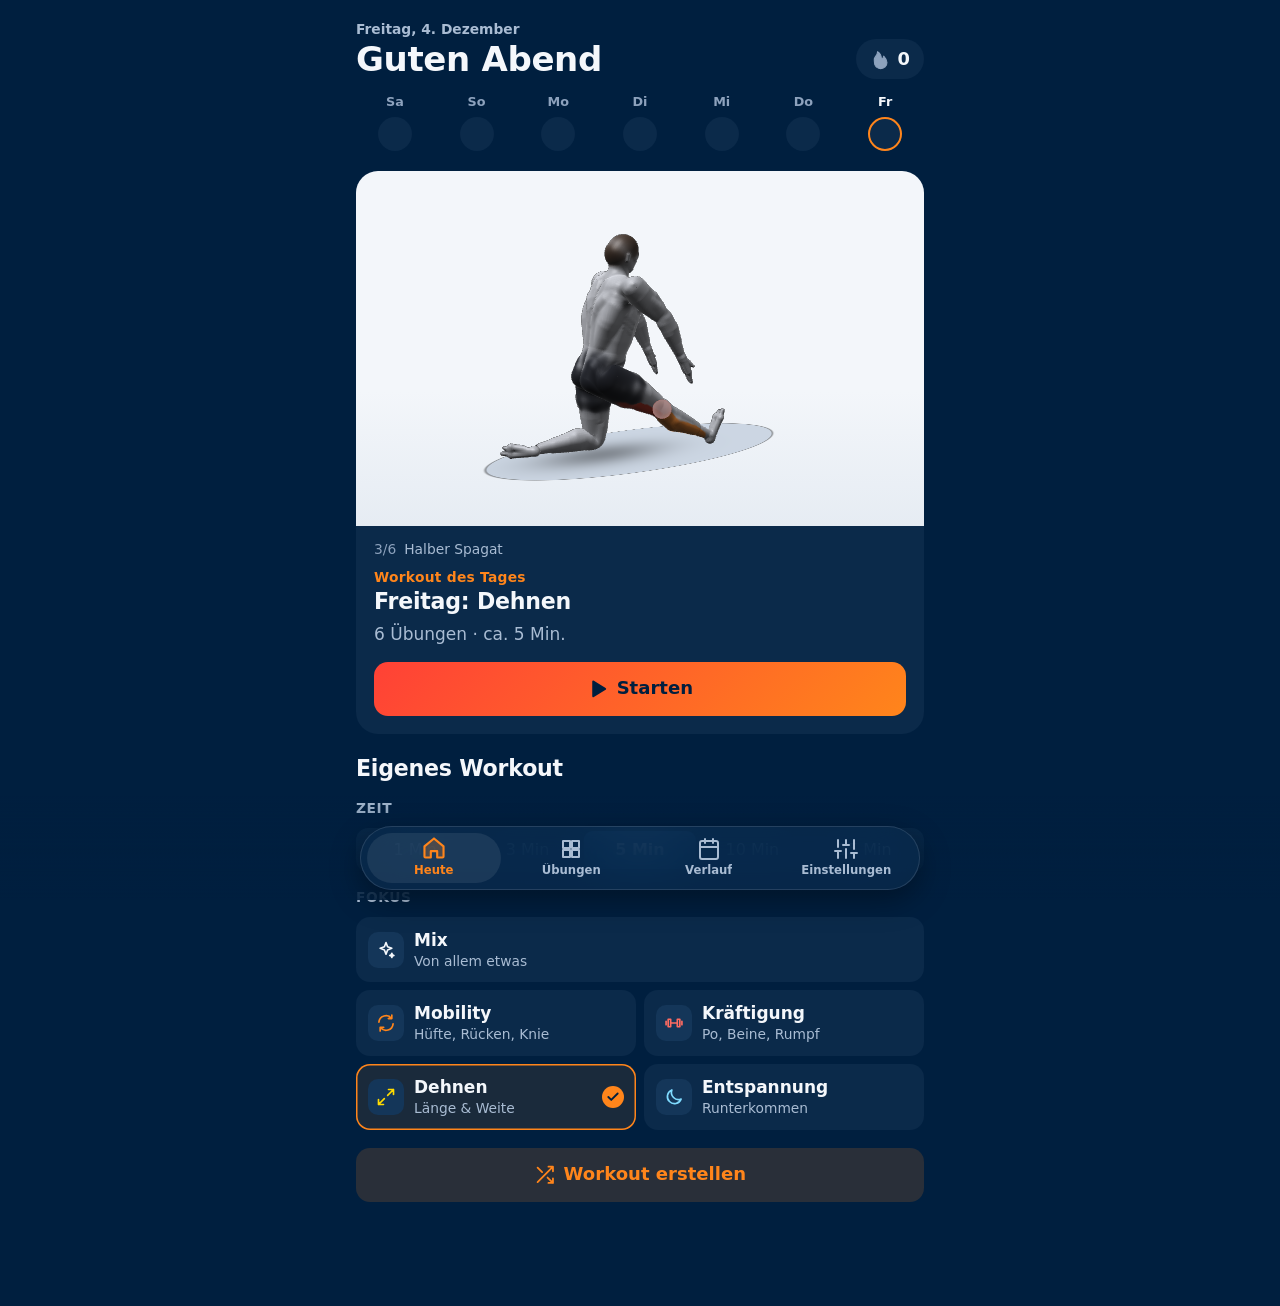
<file: index.html>
<!DOCTYPE html>
<html lang="de">
<head>
  <meta charset="utf-8">
  <meta name="viewport" content="width=device-width, initial-scale=1, viewport-fit=cover">
  <title>MoveDaily</title>
  <meta name="description" content="Tägliche Kurz-Workouts für Mobility, Kräftigung, Dehnen und Entspannung – nur mit Matte.">
  <meta name="theme-color" content="#001f3f">
  <meta name="color-scheme" content="dark">
  <meta name="apple-mobile-web-app-capable" content="yes">
  <meta name="mobile-web-app-capable" content="yes">
  <meta name="apple-mobile-web-app-status-bar-style" content="black-translucent">
  <meta name="apple-mobile-web-app-title" content="MoveDaily">
  <link rel="manifest" href="manifest.webmanifest">
  <link rel="icon" href="icons/icon.svg" type="image/svg+xml">
  <link rel="apple-touch-icon" href="icons/apple-touch-icon.png">
  <link rel="stylesheet" href="css/app.css">
</head>
<body>
  <div id="app"></div>
  <noscript>Bitte JavaScript aktivieren, um MoveDaily zu nutzen.</noscript>
  <script type="module" src="js/app.js"></script>
</body>
</html>
</file>
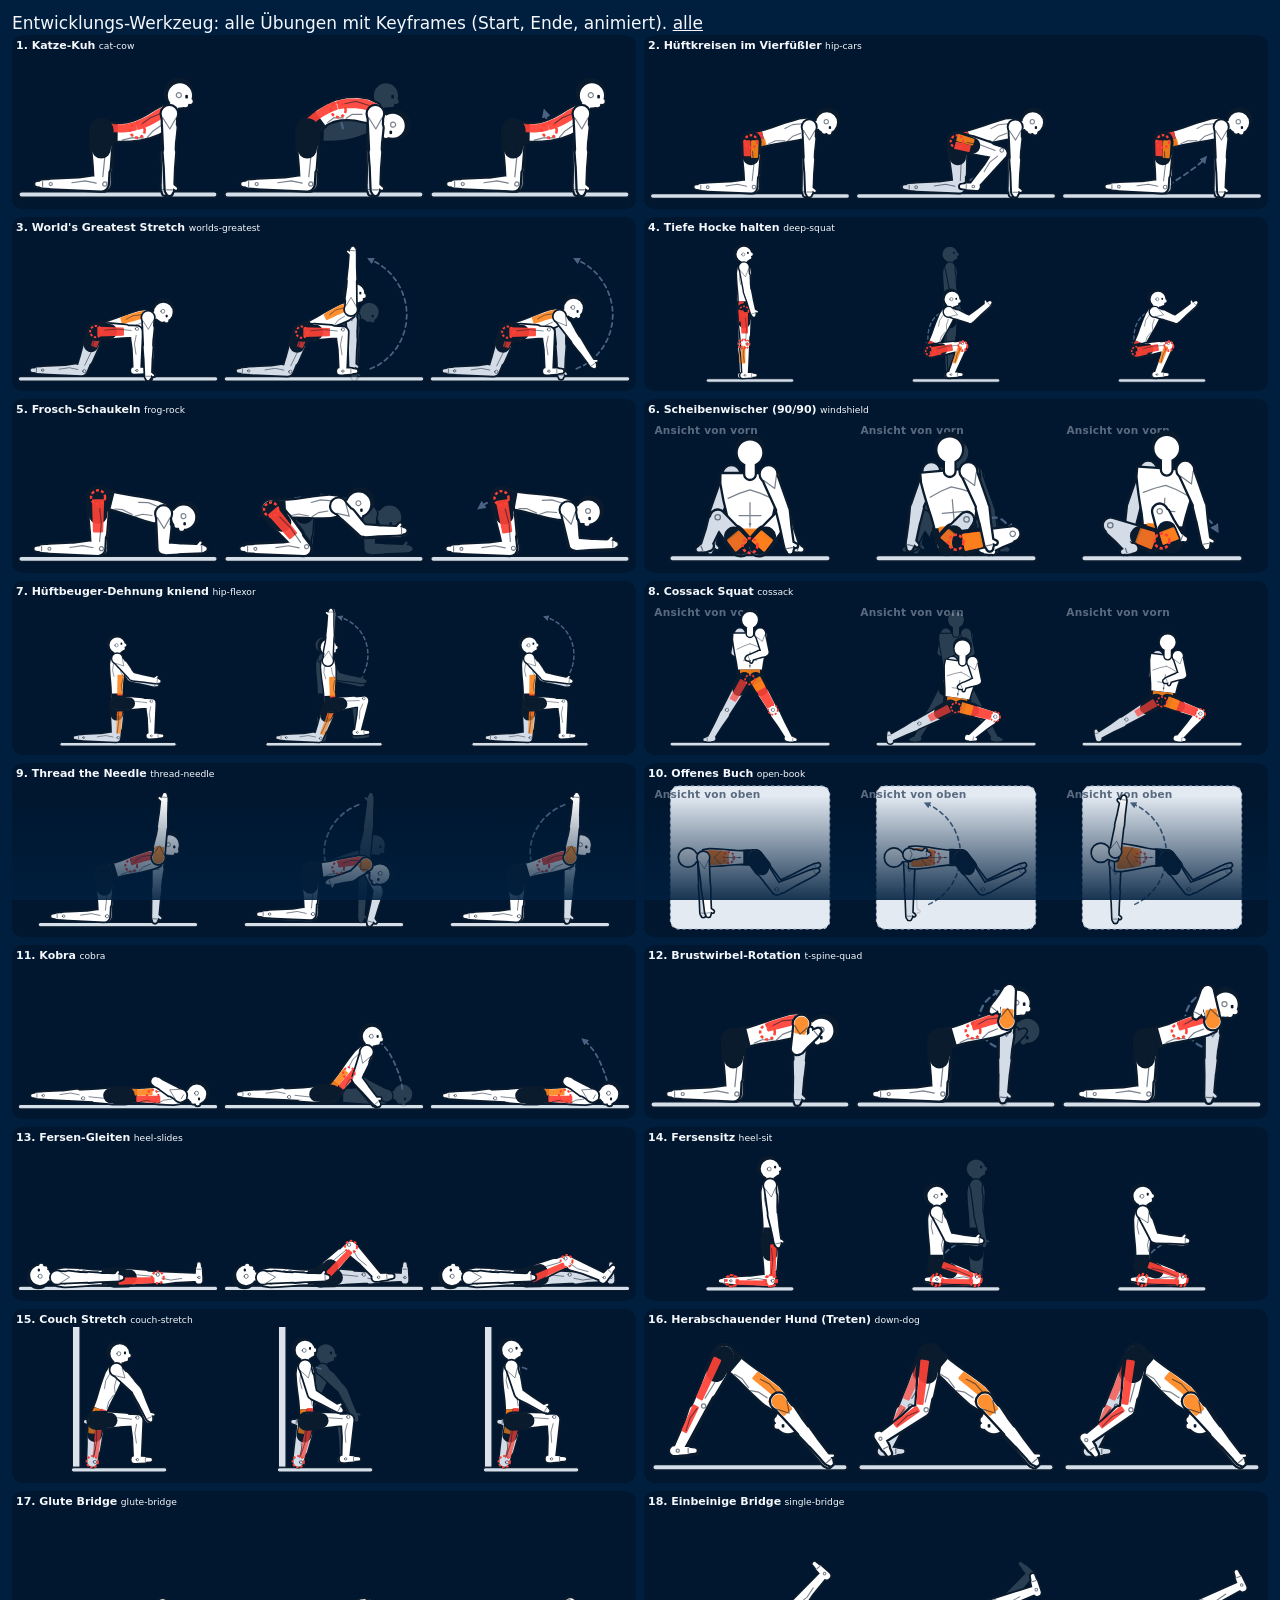
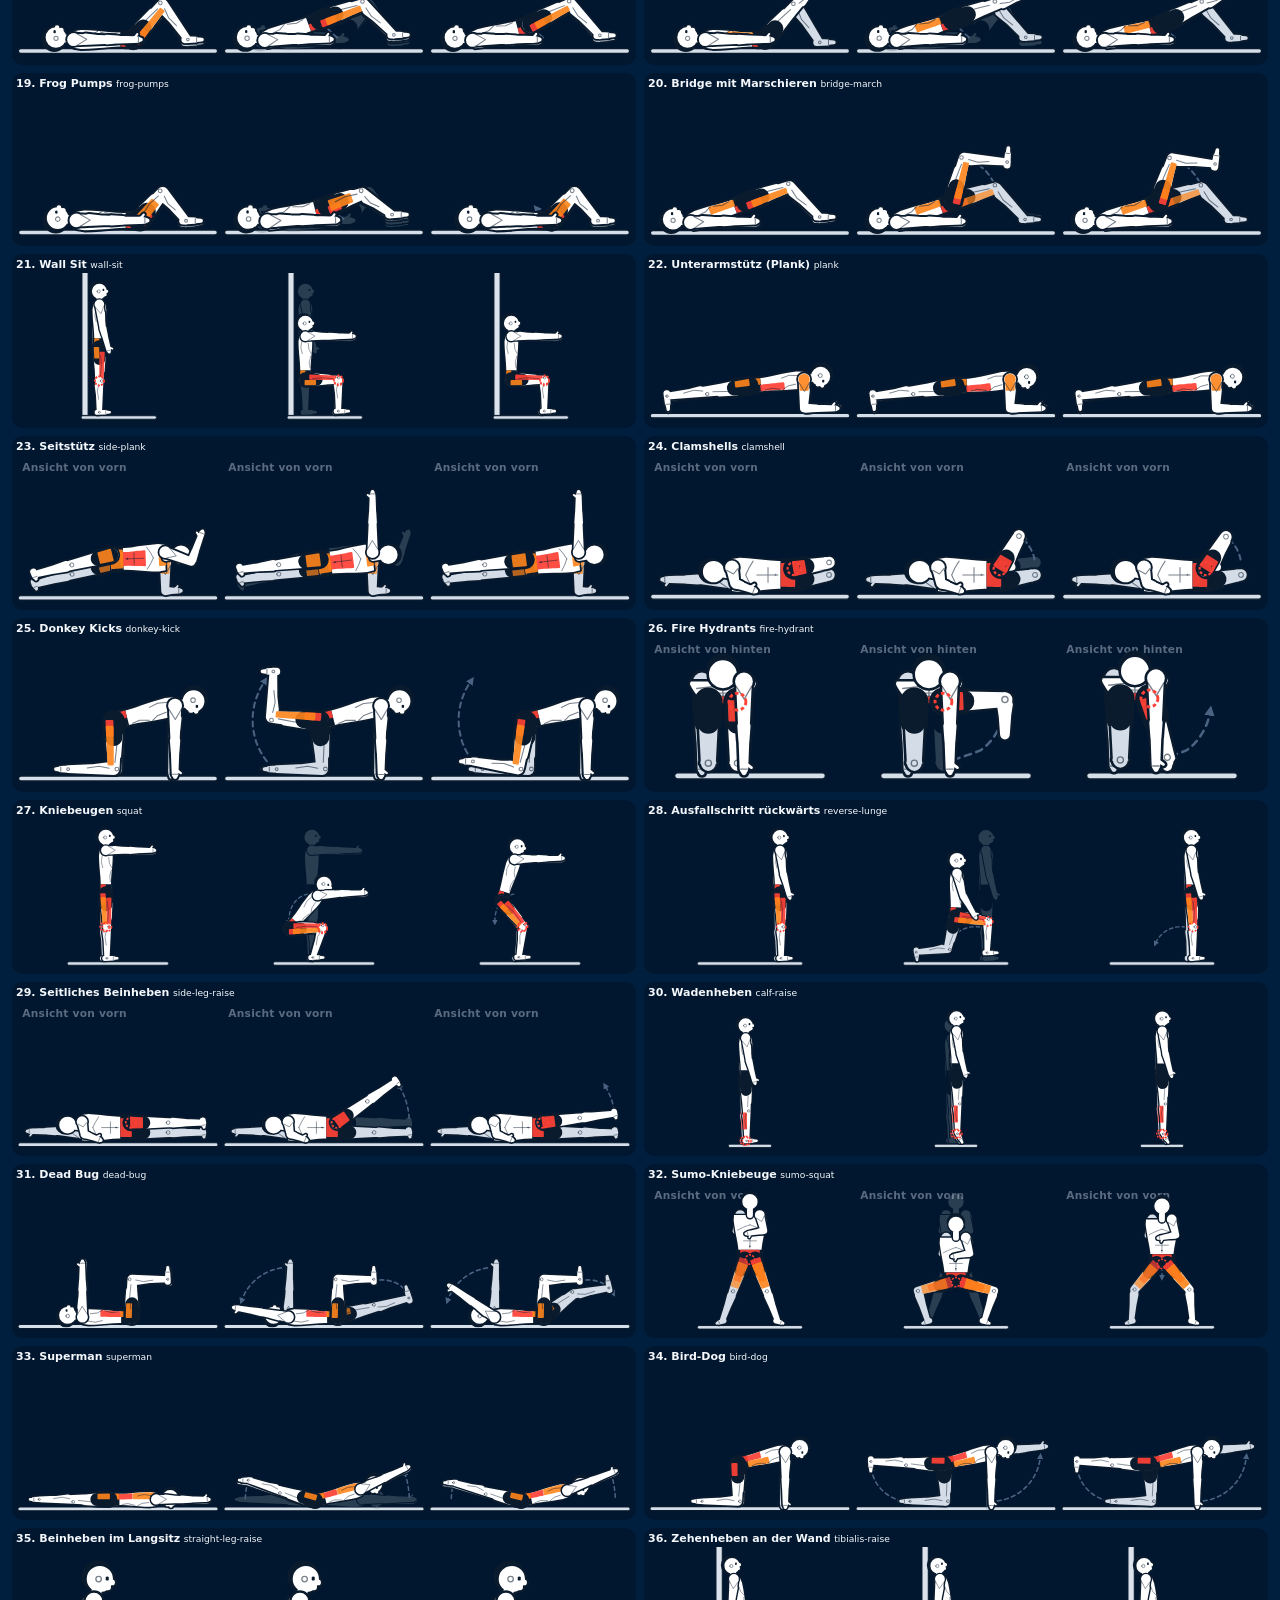
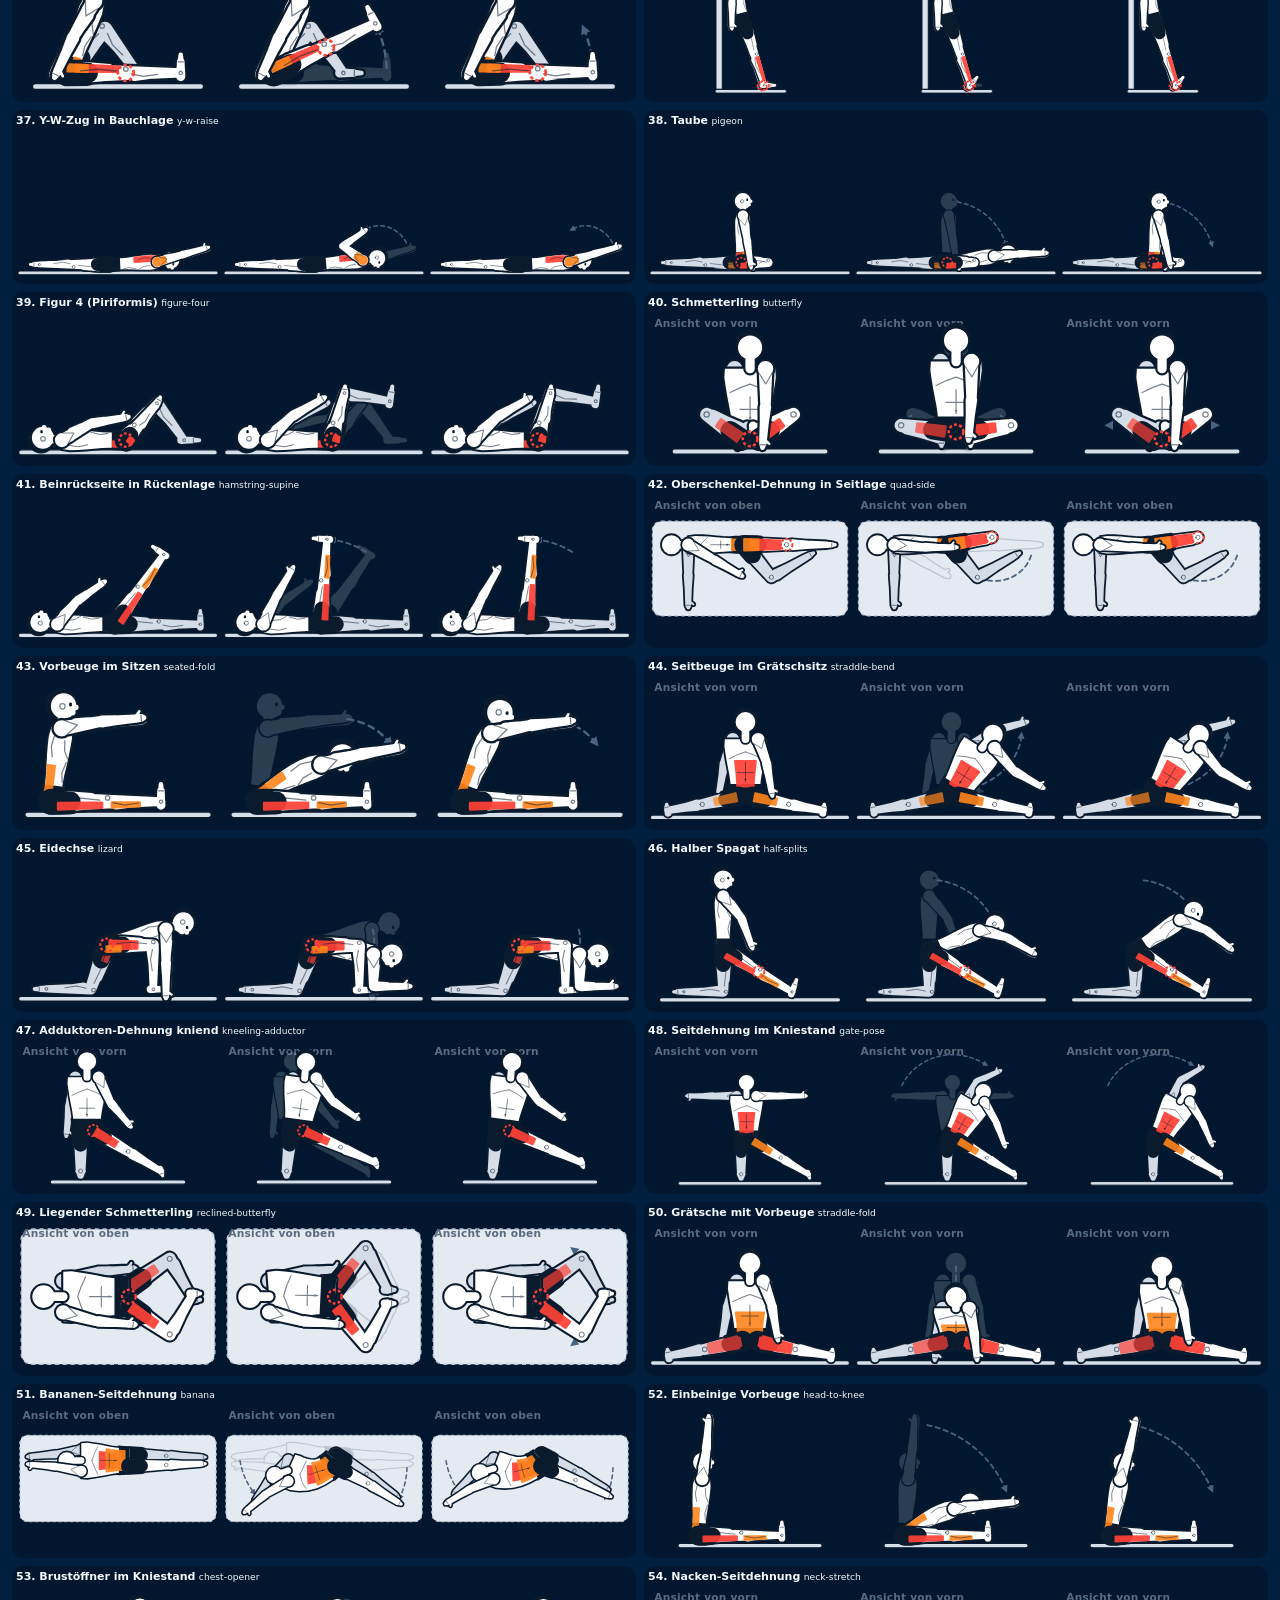
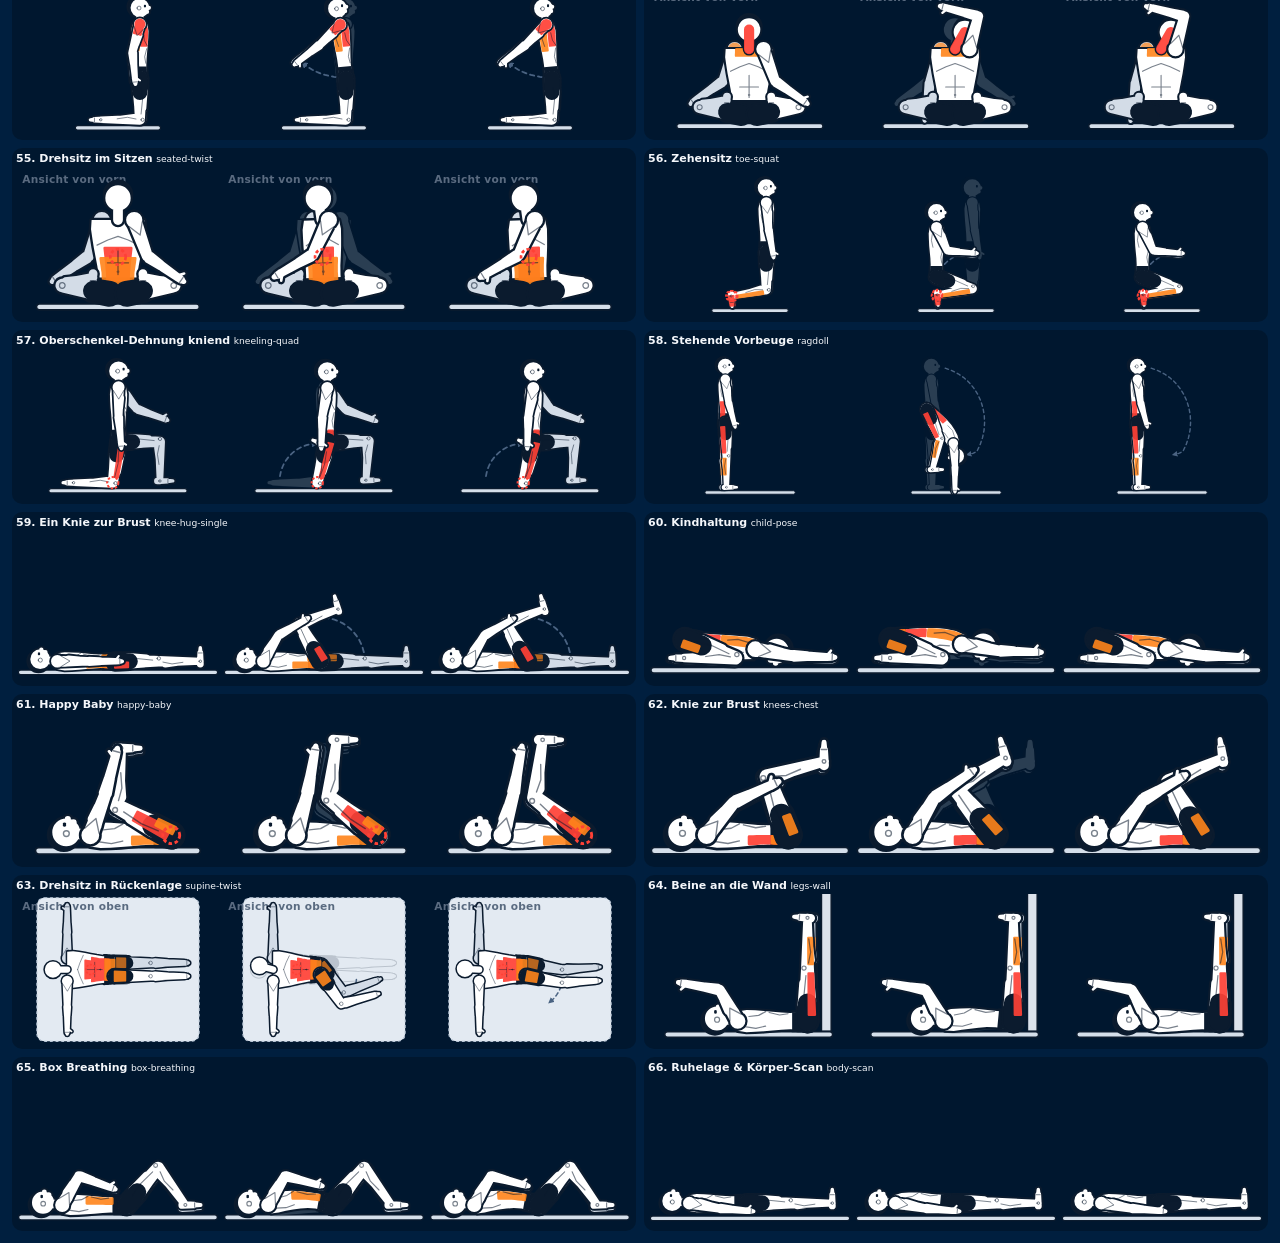
<file: tools/gallery.html>
<!DOCTYPE html>
<html lang="de">
<head>
  <meta charset="utf-8">
  <meta name="viewport" content="width=device-width, initial-scale=1">
  <title>Figuren-Galerie (Entwicklung)</title>
  <link rel="stylesheet" href="../css/app.css">
  <style>
    body { padding: 12px; }
    .g { display: grid; grid-template-columns: repeat(var(--cols, 2), 1fr); gap: 8px; }
    .c { background: rgba(0,0,0,.25); border-radius: 10px; padding: 4px; font-size: 11px; }
    .c .row2 { display: grid; grid-template-columns: 1fr 1fr 1fr; gap: 2px; }
    .c svg { width: 100%; display: block; aspect-ratio: 1.35; }
  </style>
</head>
<body>
  <p>Entwicklungs-Werkzeug: alle Übungen mit Keyframes (Start, Ende, animiert). <a href="?only=">alle</a></p>
  <div class="g" id="g"></div>
  <script type="module">
    import { EXERCISES } from '../js/exercises.js';
    import { createFigure } from '../js/figure.js';
    const only = new URLSearchParams(location.search).get('only');
    const g = document.getElementById('g');
    g.style.setProperty('--cols', new URLSearchParams(location.search).get('cols') || 2);
    EXERCISES.filter((e) => !only || only.split(',').includes(e.id)).forEach((e, i) => {
      const c = document.createElement('div');
      c.className = 'c';
      c.innerHTML = `<b>${i + 1}. ${e.name}</b> <small>${e.id}</small>`;
      const r = document.createElement('div');
      r.className = 'row2';
      const last = e.anim.frames.length - 1;
      r.append(createFigure(e.anim, { animate: false, frame: 0, ghost: false, arrows: false }).svg);
      r.append(createFigure(e.anim, { animate: false, frame: last > 0 ? (e.anim.thumb ?? 1) : 0 }).svg);
      r.append(createFigure(e.anim, { animate: true }).svg);
      c.append(r);
      g.append(c);
    });
  </script>
</body>
</html>
</file>
<file: css/app.css>
/* ==========================================================================
   MoveDaily – Design-System v2 (an Apples Human Interface Guidelines angelehnt)
   Farben: Navy #001f3f · Rot #FF4136 · Orange #FF851B (unverändert)
   Rollen:  Navy = Flächen · Orange = interaktiv/ausgewählt · Rot = Anstrengung
            Verlauf Rot→Orange = nur Hauptaktion + Fortschritt (mit Navy-Schrift)
   Kontraste (WCAG): Text #F4F7FB/Navy 15.4:1 · Sekundär #A9BCD3/Karte 7.5:1 ·
            Tertiär #8DA2BD/Fläche 2 4.7:1 · Navy auf Rot 4.8:1 / auf Orange 6.8:1
   ========================================================================== */
:root {
  /* Flächen */
  --navy: #001f3f;
  --bg: #001f3f;
  --bg-elev: #0B2A4A;
  --bg-elev-2: #143659;
  --bg-elev-3: #24507F;
  /* Inhalt */
  --label: #F4F7FB;
  --label-2: #A9BCD3;
  --label-3: #8DA2BD;
  --sep: rgba(169, 188, 211, 0.16);
  /* Marke */
  --red: #FF4136;
  --orange: #FF851B;
  --red-text: #FF6B61;
  --yellow: #FFDC00;
  --aqua: #7FDBFF;
  --grad: linear-gradient(135deg, var(--red), var(--orange));
  --on-grad: #001f3f;
  /* Glas (nur funktionale Ebene: Tab-Leiste, Aktionsleisten) */
  --glass: rgba(11, 42, 74, 0.72);
  --glass-border: rgba(255, 255, 255, 0.12);
  /* Form */
  --r-lg: 22px;
  --r-md: 14px;
  --r-sm: 10px;
  --gutter: 16px;
  --tabbar-h: 64px;
  --safe-b: env(safe-area-inset-bottom, 0px);
  --safe-t: env(safe-area-inset-top, 0px);
  /* Figur */
    /* Schrift */
  --font: -apple-system, BlinkMacSystemFont, "SF Pro Text", system-ui, "Segoe UI", Roboto, "Helvetica Neue", Arial, sans-serif;
  --font-display: ui-rounded, "SF Pro Rounded", -apple-system, system-ui, "Segoe UI", Roboto, sans-serif;
  color-scheme: dark;
  /* Bewegung: weich mit leichter Federung */
  --spring: cubic-bezier(0.34, 1.32, 0.5, 1);
  --smooth: cubic-bezier(0.22, 0.8, 0.24, 1);
}

/* Dynamic Type auf iOS: Systemschriftgröße übernehmen, sonst 17px */
html { font-size: 17px; }
@supports (font: -apple-system-body) { html { font: -apple-system-body; } }

* { box-sizing: border-box; -webkit-tap-highlight-color: transparent; }
html, body { margin: 0; background: var(--bg); color: var(--label); }
/* Nie horizontal scrollen (iOS braucht es auf html UND body) */
html, body { overflow-x: hidden; max-width: 100%; }
@supports (overflow: clip) { html, body { overflow-x: clip; } }
.view > *, .player > *, .sheet > * { min-width: 0; max-width: 100%; }
svg { max-width: 100%; }
body {
  font-family: var(--font);
  font-size: 1rem;
  line-height: 1.35;
  min-height: 100dvh;
  overscroll-behavior-y: none;
  -webkit-font-smoothing: antialiased;
}
body.playing { overflow: hidden; }
h1, h2, h3 { margin: 0; letter-spacing: -0.01em; }
p { margin: 0; }
button { font: inherit; color: inherit; background: none; border: 0; cursor: pointer; padding: 0; text-align: inherit; }
a { color: inherit; }
:focus-visible { outline: 2.5px solid var(--orange); outline-offset: 2px; border-radius: 8px; }

/* Textstile (iOS „Large“-Skala) */
.secondary { color: var(--label-2); }
.tertiary { color: var(--label-3); }
.small { font-size: 0.8125rem; }            /* Footnote 13 */
.nowrap { white-space: nowrap; }
.overline { font-size: 0.8125rem; font-weight: 600; color: var(--label-2); text-transform: capitalize; }
.overline.accent { color: var(--orange); text-transform: none; letter-spacing: 0.02em; }

#app { max-width: 600px; margin: 0 auto; }
.view {
  padding: calc(12px + var(--safe-t)) var(--gutter) calc(var(--tabbar-h) + 40px + var(--safe-b));
  display: flex; flex-direction: column; gap: 20px;
  animation: view-in 0.38s var(--smooth);
}
@keyframes fade { from { opacity: 0; } to { opacity: 1; } }
@keyframes view-in { from { opacity: 0; transform: translateY(10px); } to { opacity: 1; transform: none; } }

/* ---------- Icons ---------- */
.ico { display: inline-flex; width: 1.2em; height: 1.2em; flex: none; }
.ico svg { width: 100%; height: 100%; fill: none; stroke: currentColor; stroke-width: 2; stroke-linecap: round; stroke-linejoin: round; }
.ico-play svg, .ico-pause svg, .ico-next svg, .ico-prev svg, .ico-flame svg { fill: currentColor; stroke-width: 1.2; }

/* ---------- Kategorien: Icon + Text (nie nur Farbe) ---------- */
.cat { display: inline-flex; align-items: center; gap: 4px; font-weight: 600; }
.cat .ico { width: 1.05em; height: 1.05em; }
.cat-mix { color: var(--label); }
.cat-mobility { color: var(--orange); }
.cat-strength { color: var(--red-text); }
.cat-stretch { color: var(--yellow); }
.cat-relax { color: var(--aqua); }

/* ---------- Buttons ---------- */
.btn {
  display: inline-flex; align-items: center; justify-content: center; gap: 8px;
  min-height: 50px; padding: 0 20px; border-radius: var(--r-md);
  font-size: 1rem; font-weight: 600; transition: transform 0.28s var(--spring), opacity 0.2s, background 0.3s var(--smooth), color 0.3s;
}
.btn:active { transform: scale(0.96); opacity: 0.9; transition-duration: 0.08s; }
.btn.big { width: 100%; min-height: 54px; font-size: 1.0625rem; }
.btn.grow { flex: 1; }
.btn.primary { background: var(--grad); color: var(--on-grad); font-weight: 700; }
.btn.primary .ico svg { stroke-width: 2.4; }
.btn.tinted { background: rgba(255, 133, 27, 0.16); color: var(--orange); }
.btn.toggle { background: var(--bg-elev-2); color: var(--label); }
.btn.toggle.on.fav { background: rgba(255, 65, 54, 0.18); color: var(--red-text); }
.btn.toggle.on.fav .ico svg { fill: currentColor; }
.btn.toggle.on.hid { background: var(--bg-elev-3); color: var(--label-2); }

.icon-btn {
  width: 44px; height: 44px; border-radius: 50%; display: inline-grid; place-items: center; flex: none;
  background: var(--bg-elev-2); color: var(--label); transition: transform 0.28s var(--spring), background 0.3s, color 0.3s; position: relative;
}
.icon-btn:active { transform: scale(0.9); transition-duration: 0.08s; }
.icon-btn.plain { background: transparent; color: var(--orange); }
.icon-btn.lg { width: 56px; height: 56px; }
.icon-btn.xl { width: 76px; height: 76px; font-size: 1.5rem; }
.icon-btn.accent { background: var(--grad); color: var(--on-grad); }
.icon-btn.on { color: var(--red-text); }
.icon-btn.on .ico svg { fill: currentColor; }

/* ---------- Titel & Navigation ---------- */
.large-title { padding-top: 8px; display: flex; flex-direction: column; gap: 2px; }
.large-title h1 { font-family: var(--font-display); font-size: 2rem; line-height: 1.2; font-weight: 800; } /* Large Title 34 */
.home-head { flex-direction: row; justify-content: space-between; align-items: flex-end; }
.navbar { display: flex; flex-direction: column; align-items: flex-start; gap: 6px; padding-top: 4px; }
.navbar h1 { font-family: var(--font-display); font-size: 1.65rem; font-weight: 800; line-height: 1.15; }
.nav-back { display: inline-flex; align-items: center; gap: 2px; color: var(--orange); min-height: 44px; margin-left: -6px; padding-right: 8px; font-size: 1rem; }
.nav-back .ico { width: 1.4em; height: 1.4em; }

/* ---------- Heute ---------- */
.streak {
  display: inline-flex; align-items: center; gap: 6px; min-height: 40px; padding: 0 14px; border-radius: 999px;
  background: var(--bg-elev); color: var(--label-3); font-family: var(--font-display); font-size: 1.05rem;
}
.streak.hot { color: var(--orange); background: rgba(255, 133, 27, 0.14); }
.streak b { color: var(--label); }

.week { display: grid; grid-template-columns: repeat(7, minmax(0, 1fr)); gap: 4px; margin-top: -6px; }
.wday { display: flex; flex-direction: column; align-items: center; gap: 6px; font-size: 0.75rem; color: var(--label-3); font-weight: 600; }
.wday i {
  transition: background 0.4s var(--smooth), box-shadow 0.4s var(--smooth);
  width: min(34px, 100%); aspect-ratio: 1; height: auto; border-radius: 50%; display: grid; place-items: center; font-style: normal;
  background: var(--bg-elev); color: var(--on-grad);
}
.wday.done i { background: var(--orange); }
.wday.done i .ico svg { stroke-width: 3; }
.wday.today span { color: var(--label); }
.wday.today:not(.done) i { box-shadow: inset 0 0 0 2px var(--orange); }

/* Signatur: die Bühne mit der Figur des Tages */
.hero { border-radius: var(--r-lg); overflow: hidden; background: var(--bg-elev); }
.hero-stage {
  aspect-ratio: 1.6; position: relative;
  background:
    radial-gradient(80% 90% at 50% 100%, rgba(255, 65, 54, 0.22), transparent 70%),
    linear-gradient(180deg, #072646, #0B2A4A);
}
.hero-stage svg { width: 100%; height: 100%; display: block; }
.hero-body { padding: 14px 18px 18px; display: flex; flex-direction: column; gap: 6px; }
.hero-caption { display: flex; gap: 8px; align-items: center; font-size: 0.8125rem; color: var(--label-2); }
.hero-caption span { font-variant-numeric: tabular-nums; color: var(--label-3); }
.hero-head { display: flex; justify-content: space-between; align-items: flex-start; gap: 8px; margin-top: 4px; }
.hero h2 { font-family: var(--font-display); font-size: 1.3rem; font-weight: 800; }  /* Title 2 22 */
.hero .btn { margin-top: 10px; }
.fade-in { animation: fade 0.6s var(--smooth); }
.badge { display: inline-flex; align-items: center; gap: 4px; font-size: 0.8125rem; font-weight: 600; padding: 5px 10px; border-radius: 999px; white-space: nowrap; }
.badge.ok { background: rgba(255, 133, 27, 0.14); color: var(--orange); }

.section { display: flex; flex-direction: column; gap: 10px; }
.section-title { font-family: var(--font-display); font-size: 1.3rem; font-weight: 800; }
.field-label { font-size: 0.8125rem; font-weight: 600; color: var(--label-2); margin-top: 6px; text-transform: uppercase; letter-spacing: 0.04em; }
.section .btn { margin-top: 8px; }

/* Segmented Control */
.segmented {
  position: relative; display: grid; grid-template-columns: repeat(var(--n), minmax(0, 1fr));
  background: var(--bg-elev); border-radius: 12px; padding: 3px; min-height: 44px;
}
.seg-thumb {
  position: absolute; top: 3px; bottom: 3px; left: 3px; width: calc((100% - 6px) / var(--n));
  transform: translateX(calc(var(--i) * 100%)); border-radius: 9px; background: var(--bg-elev-3);
  box-shadow: 0 2px 8px rgba(0, 0, 0, 0.35); transition: transform 0.45s var(--spring);
}
.seg-item { position: relative; z-index: 1; min-width: 0; overflow: hidden; text-overflow: ellipsis; white-space: nowrap; padding: 0 2px; min-height: 38px; text-align: center; font-size: 0.9375rem; font-weight: 500; color: var(--label-2); border-radius: 9px; }
.seg-item { transition: color 0.3s var(--smooth); }
.seg-item.on { color: var(--label); font-weight: 700; }
.group-body .segmented { background: var(--bg-elev-2); }
.group-body .seg-thumb { background: var(--bg-elev-3); }

/* Fokus-Auswahl */
.focus-grid { display: grid; grid-template-columns: repeat(2, minmax(0, 1fr)); gap: 8px; }
.focus-card {
  display: flex; align-items: center; gap: 10px; padding: 12px; min-width: 0; border-radius: var(--r-md); min-height: 64px; text-align: left;
  background: var(--bg-elev); box-shadow: inset 0 0 0 1.5px transparent; transition: box-shadow 0.3s var(--smooth), background 0.3s var(--smooth), transform 0.28s var(--spring);
}
.focus-card:first-child { grid-column: span 2; }
.focus-ico { width: 36px; height: 36px; border-radius: 10px; display: grid; place-items: center; background: var(--bg-elev-2); flex: none; }
.focus-ico .ico { width: 20px; height: 20px; }
.focus-txt { display: flex; flex-direction: column; min-width: 0; flex: 1; }
.focus-txt b { font-weight: 600; }
.focus-txt small { color: var(--label-2); font-size: 0.8125rem; overflow-wrap: anywhere; }
.focus-check { width: 22px; height: 22px; border-radius: 50%; display: grid; place-items: center; flex: none; }
.focus-card.on { background: rgba(255, 133, 27, 0.1); box-shadow: inset 0 0 0 1.5px var(--orange); }
.focus-card:active { transform: scale(0.97); transition-duration: 0.08s; }
.focus-card.on .focus-check { background: var(--orange); color: var(--on-grad); animation: pop-in 0.42s var(--spring); }
@keyframes pop-in { from { transform: scale(0.2); opacity: 0; } to { transform: none; opacity: 1; } }
.focus-card.on .focus-check .ico { width: 14px; height: 14px; }
.focus-card.on .focus-check .ico svg { stroke-width: 3.2; }

/* ---------- Gruppierte Listen (Inset Grouped) ---------- */
.group { display: flex; flex-direction: column; gap: 6px; }
.group-title { font-size: 0.8125rem; font-weight: 600; color: var(--label-2); text-transform: uppercase; letter-spacing: 0.04em; padding: 0 16px; }
.group-body { background: var(--bg-elev); border-radius: var(--r-md); overflow: hidden; }
.group-footer { font-size: 0.8125rem; color: var(--label-3); padding: 0 16px; }
.row { display: flex; align-items: center; gap: 12px; min-height: 52px; padding: 10px 16px; position: relative; width: 100%; }
.group-body > .row + .row::before {
  content: ''; position: absolute; top: 0; left: 16px; right: 0; height: 1px; background: var(--sep);
}
.row.col { flex-direction: column; align-items: stretch; gap: 10px; padding: 14px 16px; }
.row-txt { display: flex; flex-direction: column; gap: 2px; flex: 1; min-width: 0; }
.row-ico { width: 32px; height: 32px; border-radius: 9px; background: var(--bg-elev-2); display: grid; place-items: center; flex: none; }
.row-action { color: var(--orange); font-weight: 500; }
.row-action.destructive { color: var(--red-text); }
.row-action { transition: background 0.25s var(--smooth); }
.row-action:active { background: var(--bg-elev-2); transition-duration: 0.05s; }

/* Vorschau-Liste */
.ex-row { padding: 8px 8px 8px 10px; gap: 4px; }
.group-body > .ex-row + .ex-row::before { left: 112px; }
.ex-main { flex: 1; display: flex; align-items: center; gap: 12px; min-width: 0; text-align: left; }
.ex-txt { display: flex; flex-direction: column; gap: 3px; min-width: 0; }
.ex-txt b { font-weight: 600; overflow: hidden; text-overflow: ellipsis; white-space: nowrap; }
.meta { display: flex; flex-wrap: wrap; gap: 4px 10px; font-size: 0.8125rem; color: var(--label-2); }
.stage { background: #072646; border-radius: 12px; aspect-ratio: 1.35; overflow: hidden; }
.stage svg { width: 100%; height: 100%; display: block; }
.stage.sm { width: 90px; flex: none; border-radius: 10px; }

/* Aktionsleiste (schwebend, Glas) */
.action-bar {
  position: sticky; bottom: calc(var(--tabbar-h) + 22px + var(--safe-b)); z-index: 15; display: flex; gap: 10px; padding: 8px;
  border-radius: 20px; background: var(--glass); border: 1px solid var(--glass-border);
  backdrop-filter: blur(24px) saturate(1.4); -webkit-backdrop-filter: blur(24px) saturate(1.4);
}

/* ---------- Bibliothek ---------- */
.searchbar {
  display: flex; align-items: center; gap: 8px; height: 40px; padding: 0 12px; border-radius: 12px;
  background: var(--bg-elev); color: var(--label-3); margin-top: -8px;
}
.searchbar input { flex: 1; height: 100%; border: 0; outline: none; background: transparent; color: var(--label); font: inherit; font-size: 1rem; min-width: 0; }
.searchbar input::placeholder { color: var(--label-3); }
.searchbar:focus-within { box-shadow: inset 0 0 0 1.5px var(--orange); }
.chip-row { display: flex; gap: 8px; overflow-x: auto; scrollbar-width: none; margin: -8px calc(-1 * var(--gutter)) 0; padding: 2px var(--gutter); }
.chip-row::-webkit-scrollbar { display: none; }
.filter {
  display: inline-flex; align-items: center; gap: 5px; white-space: nowrap; min-height: 36px; padding: 0 14px;
  border-radius: 999px; background: var(--bg-elev); font-size: 0.875rem; font-weight: 500; color: var(--label);
  transition: background 0.3s var(--smooth), color 0.3s var(--smooth), transform 0.28s var(--spring);
}
.filter:active { transform: scale(0.95); transition-duration: 0.08s; }
.filter .ico { width: 1em; height: 1em; }
.filter.on { background: var(--label); color: var(--navy); }
.filter.on .cat { color: var(--navy); }
.lib-grid { display: grid; grid-template-columns: repeat(auto-fill, minmax(min(150px, 45%), 1fr)); gap: 12px; margin-top: -8px; }
.lib-card { position: relative; display: flex; flex-direction: column; gap: 3px; text-align: left; padding: 6px 6px 12px; border-radius: 18px; background: var(--bg-elev); }
.lib-card .stage { margin-bottom: 6px; }
.lib-card b { font-size: 0.9375rem; font-weight: 600; padding: 0 6px; line-height: 1.25; overflow-wrap: anywhere; hyphens: auto; }
.lib-card .meta, .lib-card .tertiary { padding: 0 6px; }
.lib-card.hidden-ex { opacity: 0.5; }
.badge-ico {
  position: absolute; top: 12px; right: 12px; width: 28px; height: 28px; border-radius: 50%; display: grid; place-items: center;
  background: rgba(0, 31, 63, 0.75); color: var(--label-2);
}
.badge-ico .ico { width: 15px; height: 15px; }
.badge-ico.fav { color: var(--red-text); }
.badge-ico.fav .ico svg { fill: currentColor; }
.empty { grid-column: 1 / -1; text-align: center; padding: 32px 12px; color: var(--label-2); }

/* ---------- Sheet ---------- */
.sheet-wrap, .modal-wrap { position: fixed; inset: 0; z-index: 50; background: rgba(0, 8, 20, 0.55); opacity: 0; transition: opacity 0.25s; }
.sheet-wrap.open, .modal-wrap.open { opacity: 1; }
.sheet {
  position: absolute; left: 0; right: 0; bottom: 0; max-width: 600px; margin: 0 auto; max-height: 94dvh; overflow-y: auto;
  background: var(--bg-elev); border-radius: 28px 28px 0 0;
  padding: 8px 20px calc(24px + var(--safe-b)); transform: translateY(100%); transition: transform 0.32s cubic-bezier(.2, .8, .2, 1);
  overscroll-behavior: contain;
}
.sheet-wrap.open .sheet { transform: none; }
.sheet-handle { width: 36px; height: 5px; border-radius: 3px; background: var(--label-3); opacity: 0.6; margin: 0 auto 10px; }
.sheet-close { position: absolute; top: 14px; right: 14px; z-index: 2; width: 32px; height: 32px; background: var(--bg-elev-2); color: var(--label-2); }
.sheet-close .ico { width: 16px; height: 16px; }
.sheet-close::after { content: ''; position: absolute; inset: -6px; } /* 44pt Trefferfläche */
.detail { display: flex; flex-direction: column; gap: 12px; }
.detail-stage { background: #072646; border-radius: 20px; aspect-ratio: 1.4; overflow: hidden; margin-top: 4px; }
.detail-stage svg { width: 100%; height: 100%; display: block; }
.detail-title { font-family: var(--font-display); font-size: 1.5rem; font-weight: 800; }
.sub-title { font-size: 1rem; font-weight: 700; margin-top: 4px; }
.chips { display: flex; flex-wrap: wrap; gap: 6px; }
.chip {
  display: inline-flex; align-items: center; gap: 4px; padding: 5px 10px; border-radius: 8px;
  font-size: 0.8125rem; font-weight: 500; background: var(--bg-elev-2); color: var(--label); white-space: nowrap;
}
.chip .ico { width: 1em; height: 1em; }
.amount { display: inline-flex; align-items: center; gap: 6px; font-weight: 600; color: var(--label-2); }
.steps { margin: 0; padding-left: 22px; display: flex; flex-direction: column; gap: 8px; }
.steps li::marker { color: var(--orange); font-weight: 700; }
.tip { display: flex; gap: 10px; align-items: flex-start; background: var(--bg-elev-2); padding: 12px 14px; border-radius: 12px; font-size: 0.9375rem; color: var(--label-2); }
.tip .ico { color: var(--yellow); margin-top: 1px; }
.target { display: flex; flex-direction: column; gap: 10px; background: var(--bg-elev-2); border-radius: 12px; padding: 12px 14px; }
.target-row { display: flex; gap: 12px; align-items: flex-start; font-size: 0.9375rem; }
.target-row > div { display: flex; flex-direction: column; gap: 1px; }
.target-kind { font-size: 0.75rem; font-weight: 600; color: var(--label-2); text-transform: uppercase; letter-spacing: 0.04em; }
.swatch { width: 14px; height: 14px; border-radius: 4px; flex: none; margin-top: 3px; display: inline-block; }
.swatch.p { background: #FF4136; }
.swatch.s { background: #FF851B; }
.swatch.j { border: 2px dashed #FF4136; border-radius: 50%; }
.target-chip .swatch { width: 10px; height: 10px; margin: 0; border-radius: 3px; }
.muscle { color: var(--label-2); padding: 0 6px; line-height: 1.3; }
.detail-actions { display: grid; grid-template-columns: 1fr 1fr; gap: 8px; margin-top: 4px; }

/* ---------- Alert ---------- */
.modal {
  position: absolute; left: 50%; top: 50%; transform: translate(-50%, -50%) scale(1.08); opacity: 0; width: min(86vw, 300px);
  background: var(--bg-elev-2); border-radius: 18px; overflow: hidden; text-align: center;
  transition: transform 0.22s ease-out, opacity 0.22s;
}
.modal-wrap.open .modal { transform: translate(-50%, -50%); opacity: 1; }
.modal-body { padding: 20px 18px 16px; display: flex; flex-direction: column; gap: 6px; }
.modal h3 { font-size: 1.0625rem; font-weight: 700; }
.modal p { font-size: 0.8125rem; color: var(--label-2); }
.modal-actions { display: grid; grid-template-columns: 1fr 1fr; border-top: 1px solid var(--sep); }
.alert-btn { min-height: 48px; text-align: center; font-size: 1.0625rem; color: var(--orange); padding: 0 8px; }
.alert-btn + .alert-btn { border-left: 1px solid var(--sep); }
.alert-btn.cancel { font-weight: 400; color: var(--label); }
.alert-btn.default { font-weight: 700; }
.alert-btn.destructive { color: var(--red-text); font-weight: 600; }
.alert-btn:active { background: var(--bg-elev-3); }

.toast {
  position: fixed; left: 50%; bottom: calc(var(--tabbar-h) + 30px + var(--safe-b)); transform: translate(-50%, 16px); z-index: 80;
  background: var(--label); color: var(--navy); font-weight: 600; padding: 12px 18px; border-radius: 999px; opacity: 0;
  transition: all 0.25s; pointer-events: none; max-width: 90vw; text-align: center; font-size: 0.9375rem;
}
.toast.show { opacity: 1; transform: translate(-50%, 0); }
body.playing .toast { bottom: calc(130px + var(--safe-b)); }

/* ---------- Verlauf ---------- */
.stats { display: grid; grid-template-columns: repeat(2, minmax(0, 1fr)); gap: 10px; width: 100%; }
.stat { display: flex; flex-direction: column; gap: 2px; padding: 14px 16px; border-radius: var(--r-md); background: var(--bg-elev); }
.stat b { font-family: var(--font-display); font-size: 1.75rem; font-weight: 800; display: inline-flex; align-items: center; gap: 6px; font-variant-numeric: tabular-nums; }
.stat > span { color: var(--label-2); font-size: 0.8125rem; }
.stat.hot b .ico { color: var(--orange); width: 0.85em; height: 0.85em; }
.card { background: var(--bg-elev); border-radius: var(--r-md); padding: 14px 16px; }
.cal-nav { display: flex; align-items: center; justify-content: space-between; margin: -6px -8px 6px; }
.cal-nav b { text-transform: capitalize; font-weight: 600; }
.cal-grid { animation: fade 0.3s var(--smooth); }
.cal-grid { display: grid; grid-template-columns: repeat(7, 1fr); gap: 4px; text-align: center; }
.cal-h { font-size: 0.75rem; color: var(--label-3); font-weight: 600; padding-bottom: 4px; }
.cal-d { aspect-ratio: 1; display: grid; place-items: center; border-radius: 50%; font-size: 0.9375rem; font-variant-numeric: tabular-nums; }
.cal-d.done { background: var(--orange); color: var(--on-grad); font-weight: 700; }
.cal-d.today { box-shadow: inset 0 0 0 2px var(--orange); font-weight: 700; }
.cal-d.today.done { box-shadow: inset 0 0 0 2px var(--label); }

/* ---------- Einstellungen ---------- */
.switch {
  appearance: none; -webkit-appearance: none; width: 51px; height: 31px; border-radius: 999px; flex: none; margin: 0;
  background: var(--bg-elev-3); position: relative; cursor: pointer; transition: background 0.35s var(--smooth);
}
.switch::after {
  content: ''; position: absolute; top: 2px; left: 2px; width: 27px; height: 27px; border-radius: 50%;
  background: #fff; box-shadow: 0 2px 6px rgba(0, 0, 0, 0.3); transition: transform 0.42s var(--spring), width 0.2s;
}
.switch:checked { background: var(--orange); }
.switch:checked::after { transform: translateX(20px); }
.switch:active::after { width: 31px; }
.switch:checked:active::after { transform: translateX(16px); }
.fig-preview { aspect-ratio: 1.9; border-radius: 12px; overflow: hidden; }

/* ============ 3D-Figur ============ */
.fig3d { position: relative; width: 100%; height: 100%; }
.fig3d-canvas { position: absolute; inset: 0; width: 100%; height: 100%; display: block; }
.fig3d.interactive { cursor: grab; touch-action: none; }
.fig3d.interactive:active { cursor: grabbing; }
.fig3d-tools { position: absolute; right: 8px; bottom: 8px; display: flex; gap: 6px; }
.fig3d-btn {
  min-width: 44px; height: 36px; padding: 0 12px; border-radius: 999px; font-size: 0.8125rem; font-weight: 700;
  background: rgba(11, 27, 46, 0.78); color: #fff; backdrop-filter: blur(6px); -webkit-backdrop-filter: blur(6px);
}
.fig3d-btn.on { background: var(--orange); color: var(--navy); }
.fig3d-hint {
  position: absolute; left: 12px; bottom: 14px; font-size: 0.75rem; font-weight: 600; color: #5A6B80;
  transition: opacity 0.4s; pointer-events: none;
}
.fig3d.touched .fig3d-hint { opacity: 0; }
.select {
  appearance: none; -webkit-appearance: none; max-width: 55%; min-height: 36px; padding: 0 28px 0 12px; border: 0; border-radius: 10px;
  background: var(--bg-elev-2) url("data:image/svg+xml,%3Csvg xmlns='http://www.w3.org/2000/svg' viewBox='0 0 24 24' fill='none' stroke='%23FF851B' stroke-width='2.5' stroke-linecap='round'%3E%3Cpath d='M7 10l5 5 5-5'/%3E%3C/svg%3E") no-repeat right 8px center / 14px;
  color: var(--label); font: inherit; font-size: 0.9375rem; text-overflow: ellipsis;
}
.foot { text-align: center; padding: 0 12px; font-size: 0.8125rem; color: var(--label-3); }

/* ---------- Tab-Leiste (schwebend, Glas) ---------- */
.tabbar {
  position: fixed; z-index: 20; left: 12px; right: 12px; bottom: calc(10px + var(--safe-b));
  max-width: 560px; margin: 0 auto; height: var(--tabbar-h); padding: 6px;
  display: grid; grid-template-columns: repeat(4, 1fr); gap: 4px; border-radius: 999px;
  background: var(--glass); border: 1px solid var(--glass-border);
  backdrop-filter: blur(24px) saturate(1.4); -webkit-backdrop-filter: blur(24px) saturate(1.4);
  box-shadow: 0 10px 30px rgba(0, 0, 0, 0.35);
}
.tab {
  display: flex; flex-direction: column; align-items: center; justify-content: center; gap: 2px; border-radius: 999px;
  color: var(--label-2); text-decoration: none; font-size: 0.6875rem; font-weight: 600; min-width: 0;  /* Caption 2: 11 */
}
.tab > span:not(.ico) { max-width: 100%; overflow: hidden; text-overflow: ellipsis; white-space: nowrap; }
.tab .ico { width: 24px; height: 24px; }
.tab { position: relative; z-index: 1; transition: color 0.35s var(--smooth); }
.tab.active { color: var(--orange); }
.tab .ico { transition: transform 0.4s var(--spring); }
.tab.active .ico { transform: translateY(-1px) scale(1.06); }
.tab-pill {
  position: absolute; top: 6px; bottom: 6px; left: 6px; width: calc((100% - 24px) / 4); border-radius: 999px;
  background: rgba(255, 255, 255, 0.08); transform: translateX(calc(var(--i, 0) * (100% + 4px)));
  transition: transform 0.5s var(--spring);
}
.tab.active .ico svg { fill: currentColor; fill-opacity: 0.22; }
body.playing .tabbar { display: none; }
/* Inhalt blendet unter der Tab-Leiste aus statt hart abzuschneiden */
body::after {
  content: ''; position: fixed; left: 0; right: 0; bottom: 0; height: calc(var(--tabbar-h) + 40px + var(--safe-b));
  background: linear-gradient(180deg, rgba(0, 31, 63, 0), rgba(0, 31, 63, 0.9)); pointer-events: none; z-index: 10;
}
body.playing::after { display: none; }

/* ============ Figur (Line-Art auf heller Karte) ============ */
:root {
  --paper: #F3F6FA;
  --paper-2: #E6ECF3;
  --ink: #0B1B2E;
}
.figure {
  --skin: #FFFFFF; --skin-far: #D3DCE7; --cloth: var(--ink);
  --hl: #FF4136; --hl2: #FF851B;
}
.figure .skin { fill: var(--skin); }
.figure .far .skin { fill: var(--skin-far); }
.figure .cloth, .figure .hair, .figure .eye { fill: var(--ink); }
.figure .hl { fill: var(--hl); stroke: var(--hl); stroke-width: 1.8; stroke-linejoin: round; opacity: 0.92; }
.figure .hl2 { fill: var(--hl2); stroke: var(--hl2); stroke-width: 1.8; stroke-linejoin: round; opacity: 0.9; }
.figure .far .hl, .figure .far .hl2 { opacity: 0.7; }
.figure .line { fill: var(--ink); stroke: var(--ink); stroke-width: 3.2; stroke-linejoin: round; stroke-linecap: round; }
.figure .detail { fill: none; stroke: var(--ink); stroke-width: 0.85; stroke-linecap: round; stroke-linejoin: round; opacity: 0.55; }
.figure .ghost .detail { display: none; }
.figure .joint { fill: none; stroke: var(--hl); stroke-width: 1.8; stroke-dasharray: 2.2 1.6; }
.figure .ghost { opacity: 0.18; }
.figure .ghost .skin, .figure .ghost .far .skin { fill: var(--paper-2); }
.figure .ghost .line { stroke-width: 2.2; }
.figure .arrow { fill: none; stroke: #4A6382; stroke-width: 1.6; stroke-dasharray: 4 3.5; stroke-linecap: round; }
.figure .arrow-head { fill: #4A6382; }
.figure .ground { stroke: none; }
.figure .mat { fill: #D5DFEA; stroke: var(--ink); stroke-width: 1.1; }
.figure .mat-top { fill: #E3EAF2; stroke: #B9C6D6; stroke-width: 1.2; stroke-dasharray: 3 3; }
.figure .wall { fill: #DCE3EC; stroke: var(--ink); stroke-width: 1.1; }
.figure .view-label { fill: #5A6B80; font-weight: 700; letter-spacing: 0.02em; }

/* Bühnen für Illustrationen: helle „Papier“-Karten */
.stage, .detail-stage, .hero-stage, .p-figure {
  background: linear-gradient(180deg, var(--paper) 0%, var(--paper) 62%, var(--paper-2) 100%) !important;
}

/* ============ Player (Vollbild) ============ */
.player {
  position: fixed; inset: 0; z-index: 40; display: flex; flex-direction: column; overflow-y: auto;
  background: var(--bg); padding: calc(8px + var(--safe-t)) var(--gutter) 0; max-width: 600px; margin: 0 auto;
}
.p-top { display: flex; align-items: center; gap: 12px; min-height: 48px; }
.p-top .icon-btn { width: 36px; height: 36px; color: var(--label-2); }
.p-top .icon-btn::after { content: ''; position: absolute; inset: -4px; }
.p-segs { flex: 1; display: flex; gap: 4px; }
.p-segs i { flex: 1; height: 4px; border-radius: 2px; background: var(--bg-elev-2); transition: background 0.5s var(--smooth); position: relative; overflow: hidden; }
.p-segs i.cur::after { content: ''; position: absolute; inset: 0; background: var(--orange); transform-origin: left; transform: scaleX(var(--p, 0)); border-radius: inherit; }
.p-segs i.done { background: var(--orange); }
.p-segs i.cur { background: var(--bg-elev-3); }
.p-count { font-weight: 600; font-variant-numeric: tabular-nums; min-width: 40px; text-align: right; color: var(--label-2); font-size: 0.9375rem; }
.p-main { flex: 1; display: flex; flex-direction: column; align-items: center; gap: 8px; padding: 4px 0 12px; text-align: center; }
.p-phase { font-size: 0.8125rem; font-weight: 700; letter-spacing: 0.08em; text-transform: uppercase; color: var(--label-2); margin-top: 4px; }
.player[data-kind="work"] .p-phase { color: var(--red-text); }
.player[data-kind="switch"] .p-phase { color: var(--orange); }
.p-figure {
  width: 100%; aspect-ratio: 1.45; max-height: 34dvh; border-radius: var(--r-lg); overflow: hidden;
  background:
    radial-gradient(80% 90% at 50% 100%, rgba(255, 65, 54, 0.18), transparent 70%),
    linear-gradient(180deg, #072646, #0B2A4A);
}
.p-figure svg { width: 100%; height: 100%; display: block; }
.p-name { font-family: var(--font-display); font-size: 1.65rem; font-weight: 800; margin-top: 6px; line-height: 1.15; }
.p-meta { display: flex; gap: 6px; flex-wrap: wrap; justify-content: center; }
.chip.side { background: var(--red); color: var(--on-grad); font-weight: 700; }
.p-center { display: flex; flex-direction: column; align-items: center; gap: 12px; margin-top: 4px; width: 100%; }
.ring { position: relative; width: min(44vw, 176px); aspect-ratio: 1; }
.ring svg { width: 100%; height: 100%; transform: rotate(-90deg); }
.ring-bg { fill: none; stroke: var(--bg-elev-2); stroke-width: 10; }
.ring-fg { fill: none; stroke-width: 10; stroke-linecap: round; transition: stroke 0.5s var(--smooth); }
.player[data-kind="prep"] .ring-fg, .player[data-kind="switch"] .ring-fg { stroke: var(--label-2); }
.player[data-kind="work"][data-type="reps"] .ring-fg { stroke: var(--bg-elev-3); }
.ring-txt { position: absolute; inset: 0; display: flex; flex-direction: column; align-items: center; justify-content: center; }
.ring-num.roll { animation: roll 0.34s var(--smooth); }
@keyframes roll { from { transform: translateY(-18%) scale(0.92); opacity: 0.25; } to { transform: none; opacity: 1; } }
.ring-num { font-family: var(--font-display); font-size: clamp(2.8rem, 13vw, 3.8rem); font-weight: 800; font-variant-numeric: tabular-nums; line-height: 1; }
.ring-sub { font-size: 0.8125rem; color: var(--label-2); font-weight: 500; margin-top: 4px; font-variant-numeric: tabular-nums; }
.p-done, .p-go { display: none; max-width: 340px; animation: fade 0.35s var(--smooth); }
.player[data-kind="work"][data-type="reps"] .p-done { display: flex; }
.player[data-kind="prep"] .p-go { display: inline-flex; }
.p-breath { font-family: var(--font-display); font-size: 1.4rem; font-weight: 800; color: var(--aqua); min-height: 1.6em; transition: transform 4s ease-in-out; }
.p-breath[data-phase="0"] { transform: scale(1.25); }
.p-breath[data-phase="2"] { transform: scale(0.85); }
.p-howto { width: 100%; text-align: left; background: var(--bg-elev); border-radius: var(--r-md); padding: 2px 16px; }
.p-howto summary { font-weight: 600; min-height: 44px; display: flex; align-items: center; cursor: pointer; color: var(--label-2); list-style: none; }
.p-howto summary::-webkit-details-marker { display: none; }
.p-howto summary::after { content: '›'; margin-left: auto; font-size: 1.3rem; transition: transform 0.2s; }
.p-howto[open] summary::after { transform: rotate(90deg); }
.p-howto[open] summary { color: var(--label); }
.p-steps { margin: 0 0 10px; padding-left: 20px; display: flex; flex-direction: column; gap: 6px; font-size: 0.9375rem; }
.p-steps li::marker { color: var(--orange); font-weight: 700; }
.p-tip { display: flex; gap: 8px; font-size: 0.875rem; color: var(--label-2); padding-bottom: 12px; }
.p-tip .ico { color: var(--yellow); }
.p-controls {
  position: sticky; bottom: 0; display: flex; align-items: center; justify-content: space-between; gap: 6px;
  margin: 0 calc(-1 * var(--gutter)); padding: 12px calc(var(--gutter) + 4px) calc(14px + var(--safe-b));
  background: var(--glass); border-top: 1px solid var(--glass-border);
  backdrop-filter: blur(24px) saturate(1.4); -webkit-backdrop-filter: blur(24px) saturate(1.4);
}
.p-controls .icon-btn:not(.accent) { background: transparent; }
.player.paused .p-figure, .player.paused .ring { opacity: 0.5; }
.player.paused .p-phase::after { content: ' · Pausiert'; color: var(--label-2); }

/* Abschluss */
.p-finish { flex: 1; display: flex; flex-direction: column; align-items: center; justify-content: center; gap: 14px; text-align: center; position: relative; padding-bottom: calc(24px + var(--safe-b)); }
.finish-badge {
  width: 112px; height: 112px; border-radius: 50%; display: grid; place-items: center;
  background: var(--grad); color: var(--on-grad); animation: pop 0.6s cubic-bezier(.2, 1.6, .4, 1);
}
.finish-badge .ico { width: 56px; height: 56px; }
.finish-badge .ico svg { stroke-width: 3; }
@keyframes pop { from { transform: scale(0.3); opacity: 0; } to { transform: none; opacity: 1; } }
.p-finish h1 { font-family: var(--font-display); font-size: 2.1rem; font-weight: 800; }
.p-finish .stats { grid-template-columns: repeat(3, minmax(0, 1fr)); margin: 10px 0 14px; }
.p-finish .stat b { font-size: 1.5rem; justify-content: center; }
.p-finish .stat { align-items: center; }
.confetti { position: absolute; inset: 0; pointer-events: none; overflow: hidden; }
.confetti i {
  position: absolute; top: -20px; left: var(--x); width: 8px; height: 14px; border-radius: 2px; transform: rotate(var(--r));
  background: var(--orange); animation: fall 2.8s var(--d) ease-in forwards; opacity: 0;
}
.confetti i:nth-child(3n) { background: var(--red); }
.confetti i:nth-child(4n) { background: var(--yellow); }
.confetti i:nth-child(5n) { background: var(--aqua); }
@keyframes fall {
  0% { transform: translateY(0) rotate(var(--r)); opacity: 1; }
  100% { transform: translateY(105dvh) rotate(540deg); opacity: 0.6; }
}

@media (min-height: 760px) { .p-figure { max-height: 38dvh; } }

/* ============ Barrierefreiheit ============ */
@media (prefers-reduced-motion: reduce) {
  *, *::before, *::after { animation-duration: 0.01ms !important; animation-iteration-count: 1 !important; transition-duration: 0.01ms !important; }
  .confetti { display: none; }
}
@media (prefers-reduced-transparency: reduce) {
  .tabbar, .action-bar, .p-controls { background: var(--bg-elev-2); backdrop-filter: none; -webkit-backdrop-filter: none; }
}
@media (prefers-contrast: more) {
  :root { --label-2: #D3DEEA; --label-3: #BCCADB; --sep: rgba(255, 255, 255, 0.35); --glass: var(--bg-elev-2); }
  .figure { --skin-far: #B7C5D6; }
  .figure .line { stroke-width: 4; }
  .group-body, .card, .stat, .hero, .lib-card, .focus-card, .segmented { box-shadow: inset 0 0 0 1px rgba(255, 255, 255, 0.3); }
  .tabbar, .action-bar { backdrop-filter: none; -webkit-backdrop-filter: none; border-color: rgba(255, 255, 255, 0.4); }
}
</file>
